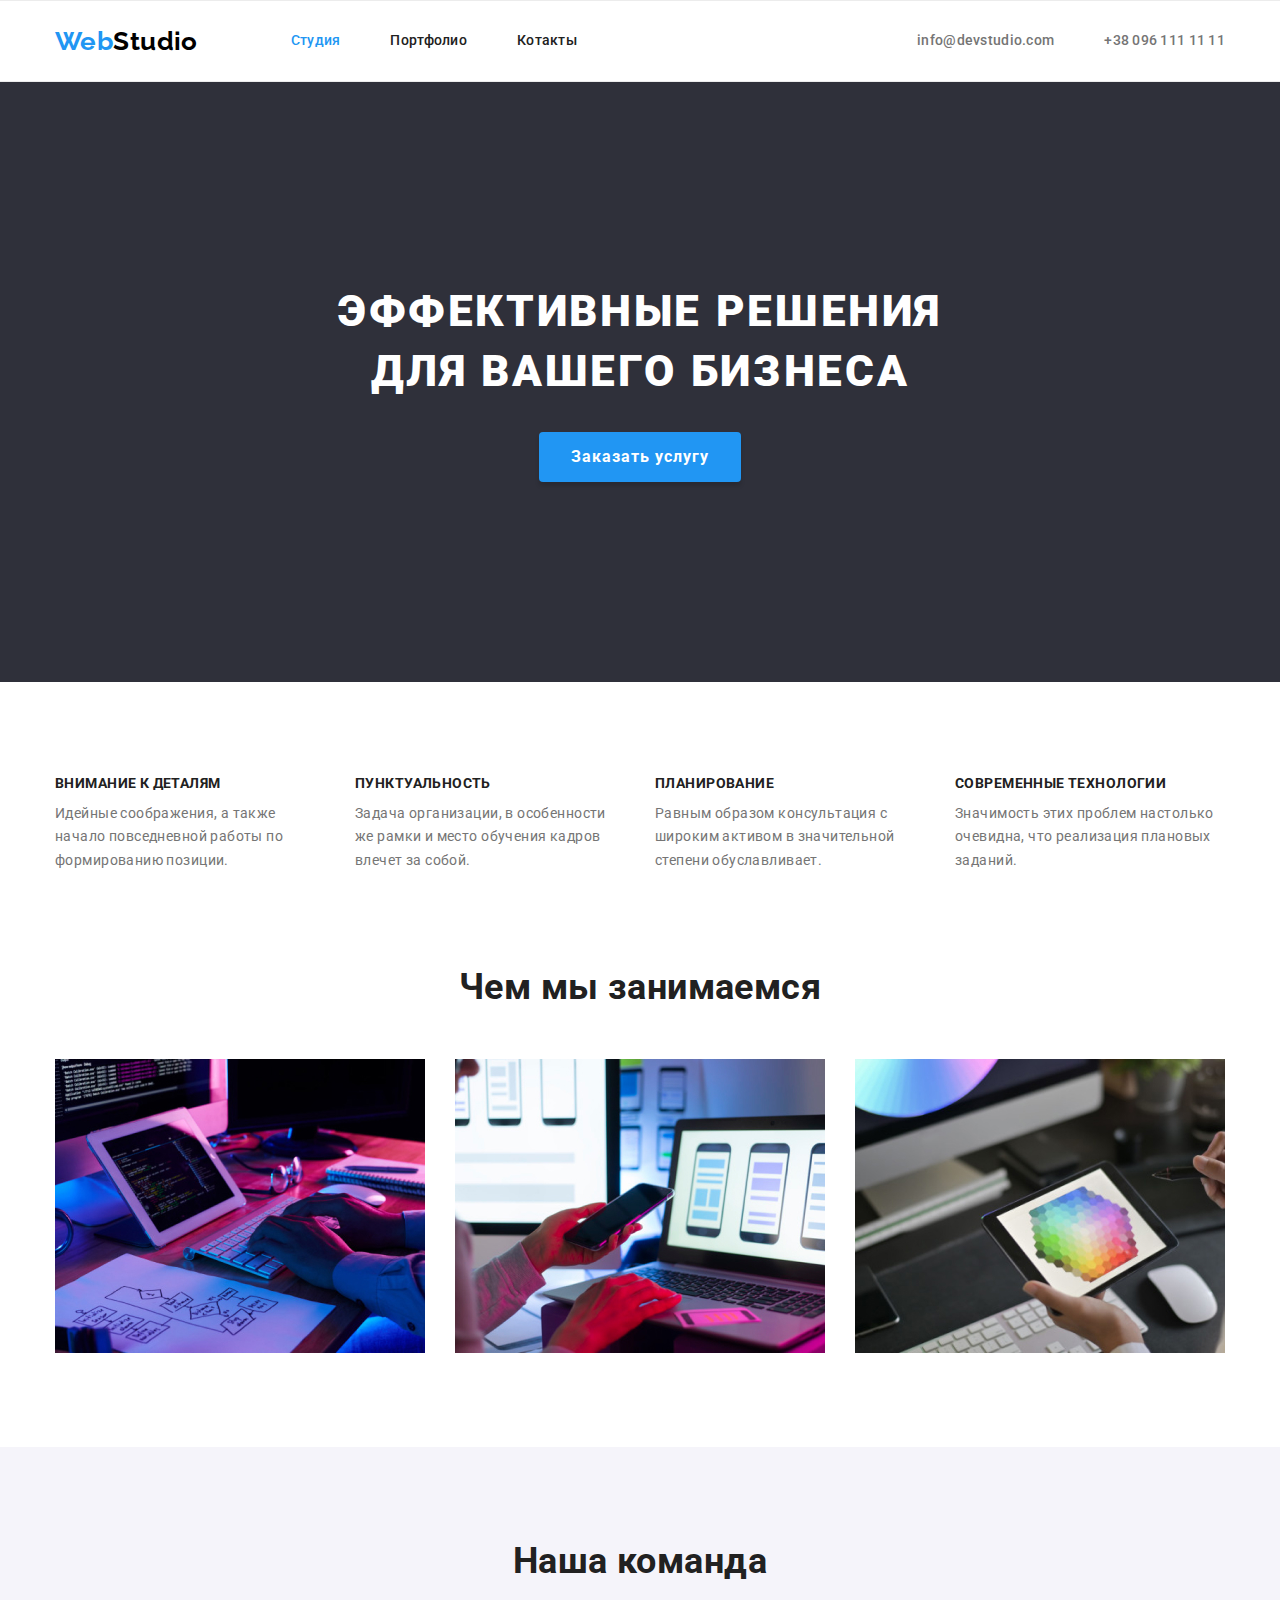
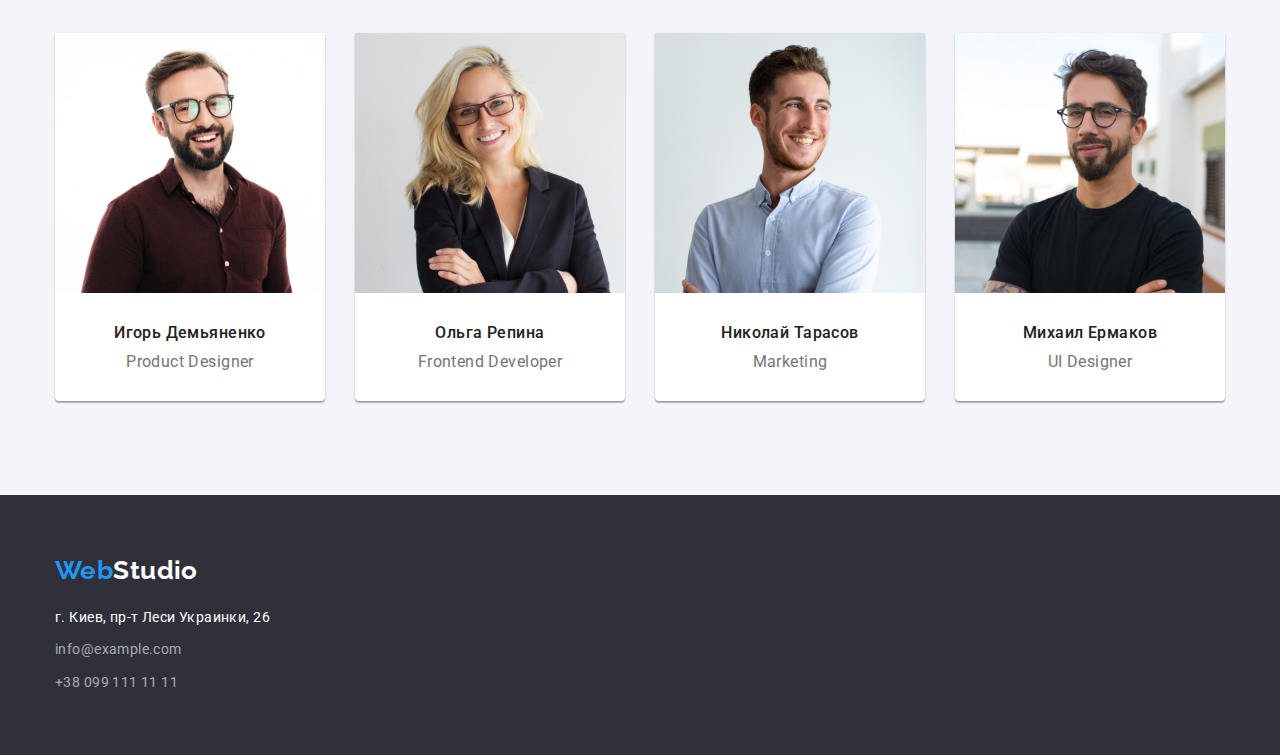
<file: index.html>
<!DOCTYPE html>
<html lang="ru">
  <head>
    <meta charset="UTF-8" />
    <meta http-equiv="X-UA-Compatible" content="IE=edge" />
    <meta name="viewport" content="width=device-width, initial-scale=1.0" />
    <title>Студия</title>
    <link
      href="https://fonts.googleapis.com/css2?family=Raleway:wght@700&family=Roboto:wght@400;500;700;900&display=swap"
      rel="stylesheet"
    />
    <link
      rel="stylesheet"
      href="https://cdnjs.cloudflare.com/ajax/libs/modern-normalize/1.1.0/modern-normalize.min.css"
    />
    <link rel="stylesheet" href="./css/style.css" />
  </head>
  <body>
    <!--! Header -->
    <header class="header">
      <div class="container">
        <div class="header-inner">
          <nav class="main-nav">
            <a href="#" class="header-logo logo"><span>Web</span>Studio</a>
            <ul class="site-nav list">
              <li class="item">
                <a href="./index.html" class="nav-link nav-link--active link">Студия</a>
              </li>
              <li class="item"><a href="./portfolio.html" class="nav-link link">Портфолио</a></li>
              <li class="item"><a href="#" class="nav-link link">Котакты</a></li>
            </ul>
          </nav>
          <ul class="contacts-list list">
            <li class="item">
              <a href="mailto:info@devstudio.com" class="link link-mail">info@devstudio.com</a>
            </li>
            <li class="item">
              <a href="tel:+380961111111" class="link link-phone">+38 096 111 11 11</a>
            </li>
          </ul>
        </div>
      </div>
    </header>
    <main>
      <!--! Герой -->
      <section class="hero">
        <div class="container">
          <h1 class="hero-title">
            Эффективные решения <br />
            для вашего бизнеса
          </h1>
          <a href="#" class="hero-button button link">Заказать услугу</a>
        </div>
      </section>

      <!--! Особенности -->
      <section class="section peculiarities">
        <div class="container">
          <h2 class="section-title visually-hidden">Особенности</h2>
          <ul class="peculiarities-list list">
            <li class="item icon-antenna">
              <h3 class="title">Внимание к деталям</h3>
              <p class="text">
                Идейные соображения, а также начало повседневной работы по формированию позиции.
              </p>
            </li>
            <li class="item icon-clock">
              <h3 class="title">Пунктуальность</h3>
              <p class="text">
                Задача организации, в особенности же рамки и место обучения кадров влечет за собой.
              </p>
            </li>
            <li class="item icon-diagram">
              <h3 class="title">Планирование</h3>
              <p class="text">
                Равным образом консультация с широким активом в значительной степени обуславливает.
              </p>
            </li>
            <li class="item icon-astronaut">
              <h3 class="title">Современные технологии</h3>
              <p class="text">
                Значимость этих проблем настолько очевидна, что реализация плановых заданий.
              </p>
            </li>
          </ul>
        </div>
      </section>

      <!--! Чем мы занимаемся -->
      <section class="section activities">
        <div class="container">
          <h2 class="section-title">Чем мы занимаемся</h2>
          <ul class="activities-list list">
            <li class="item">
              <img src="./images/keyboard.jpg" alt="Руки на клавиатуре" width="370" />
            </li>
            <li class="item"><img src="./images/phone.jpg" alt="Телефон" width="370" /></li>
            <li class="item"><img src="./images/tablet.jpg" alt="Планшет" width="370" /></li>
          </ul>
        </div>
      </section>

      <!--! Наша команда -->
      <section class="section team">
        <div class="container">
          <h2 class="section-title">Наша команда</h2>
          <ul class="team-list list">
            <li class="item">
              <img src="./images/ihor.jpg" alt="Игорь Демьяненко" width="270" />
              <h3 class="title">Игорь Демьяненко</h3>
              <p class="text">Product Designer</p>
            </li>
            <li class="item">
              <img src="./images/olga.jpg" alt="Ольга Репина" width="270" />
              <h3 class="title">Ольга Репина</h3>
              <p class="text">Frontend Developer</p>
            </li>
            <li class="item">
              <img src="./images/nikolay.jpg" alt="Николай Тарасов" width="270" />
              <h3 class="title">Николай Тарасов</h3>
              <p class="text">Marketing</p>
            </li>
            <li class="item">
              <img src="./images/mihail.jpg" alt="Михаил Ермаков" width="270" />
              <h3 class="title">Михаил Ермаков</h3>
              <p class="text">UI Designer</p>
            </li>
          </ul>
        </div>
      </section>
    </main>

    <!--! FOOTER -->
    <footer class="footer">
      <div class="container footer-row">
        <div class="contacts">
			<a href="#" class="footer-logo logo"><span>Web</span>Studio</a>
			<ul class="footer-address list">
			  <li class="item">г. Киев, пр-т Леси Украинки, 26</li>
			  <li class="item">
				<a href="mailto:info@example.com" class="footer-link link">info@example.com</a>
			  </li>
			  <li class="item">
				<a href="tel:+380991111111" class="footer-link link">+38 099 111 11 11</a>
			  </li>
			</ul>
		</div>

		<!-- <div class="follow-us">
			<h2 class="title">
				присоединяйтесь
			</h2>
			<ul class="list-socials list">
				<li class="item">
					<a href="" class="link icon-instagram"></a>
				</li>
				<li class="item">
					<a href="" class="link icon-twitter"></a>
				</li>
				<li class="item">
					<a href="" class="link icon-facebook"></a>
				</li>
				<li class="item">
					<a href="" class="link icon-linkedin"></a>
				</li>
			</ul>
		</div> -->
      </div>
    </footer>
  </body>
</html>
</file>
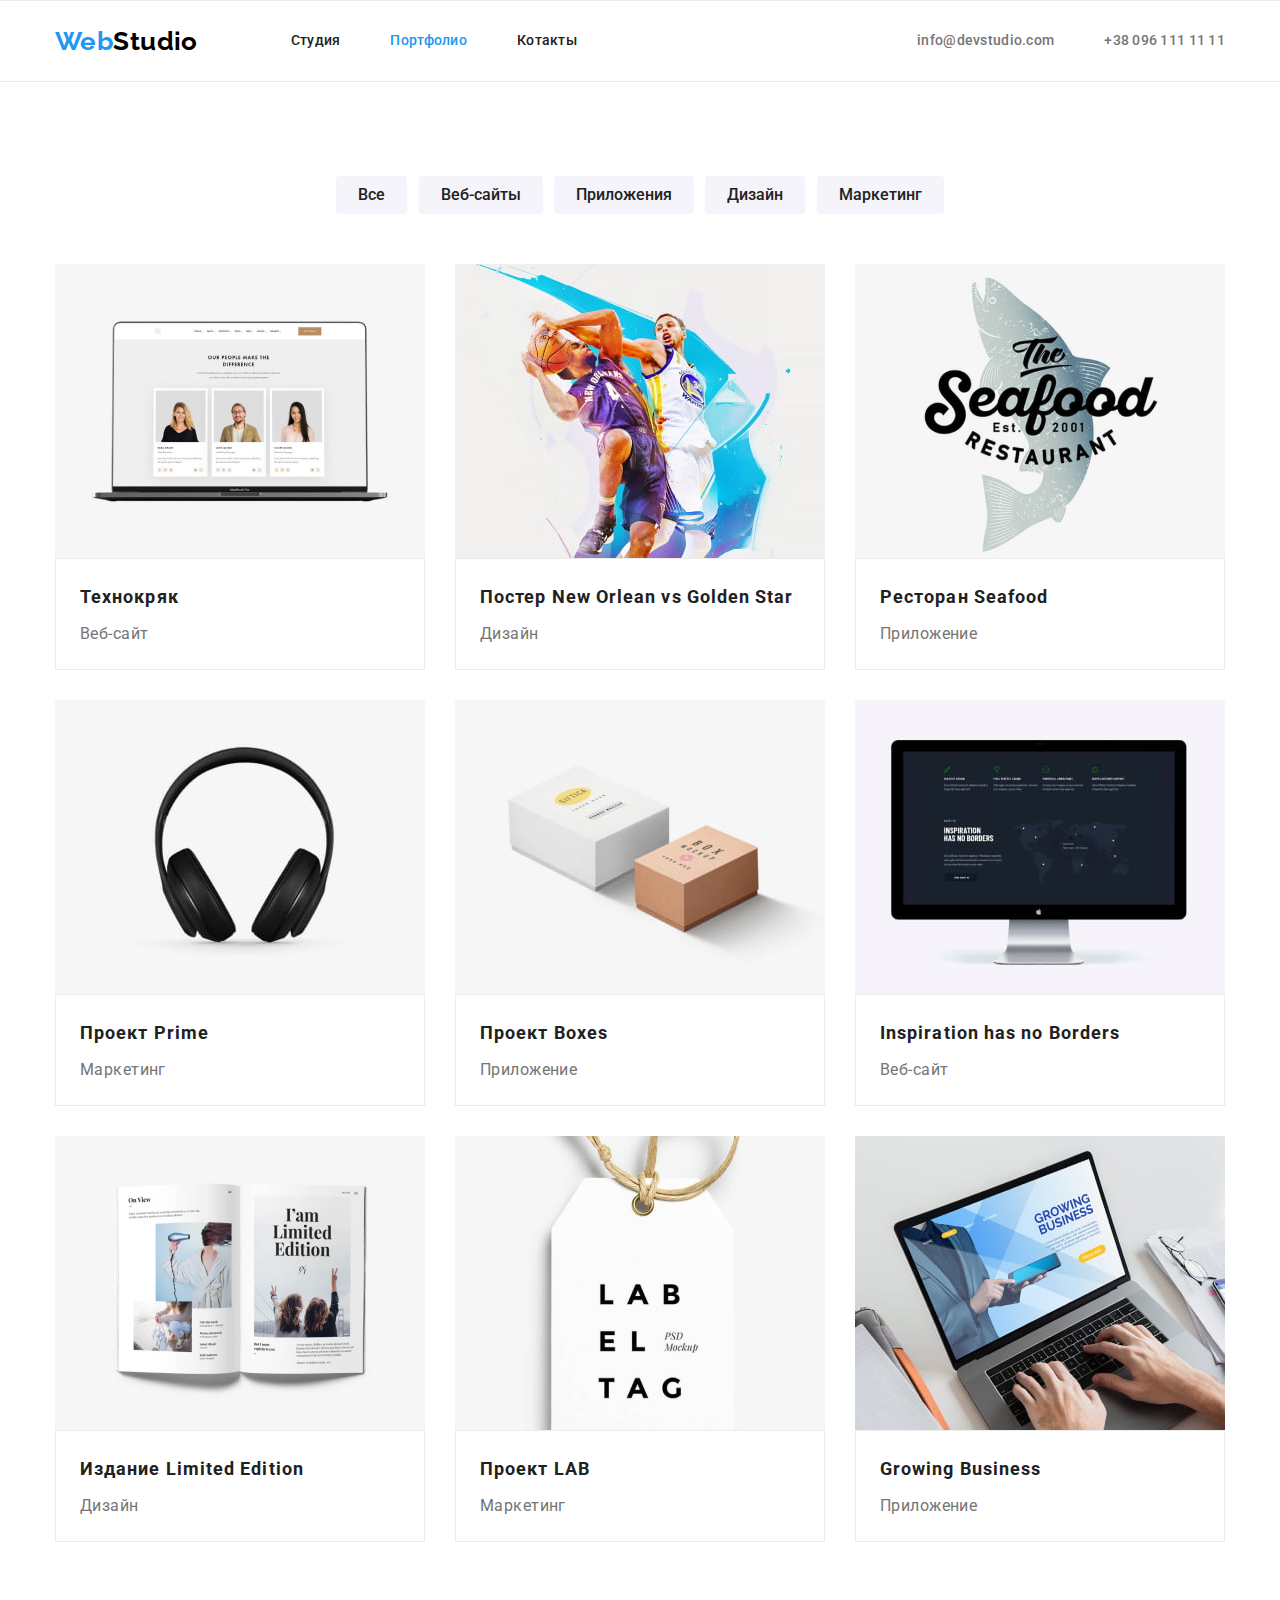
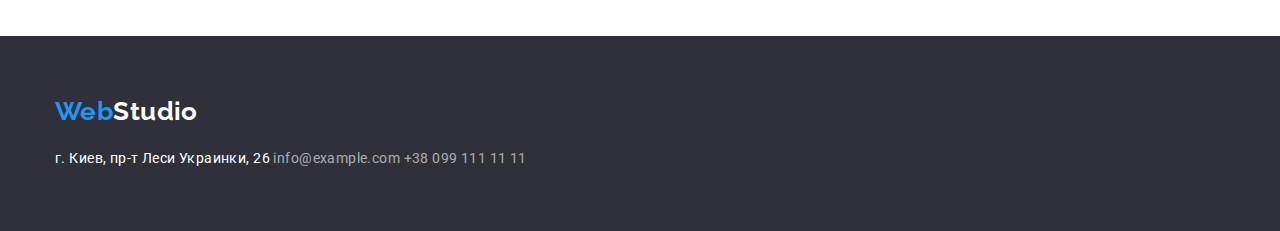
<file: portfolio.html>
<!DOCTYPE html>
<html lang="ru">
  <head>
    <meta charset="UTF-8" />
    <meta http-equiv="X-UA-Compatible" content="IE=edge" />
    <meta name="viewport" content="width=device-width, initial-scale=1.0" />
    <title>Портфолио</title>
    <link
      href="https://fonts.googleapis.com/css2?family=Raleway:wght@700&family=Roboto:wght@400;500;700;900&display=swap"
      rel="stylesheet"
    />
    <link
      rel="stylesheet"
      href="https://cdnjs.cloudflare.com/ajax/libs/modern-normalize/1.1.0/modern-normalize.min.css"
    />
    <link rel="stylesheet" href="./css/style.css" />
  </head>
  <body>
	<!-- HEADER -->
    <header class="header">
      <div class="container">
        <div class="header-inner">
          <nav class="main-nav">
            <a href="#" class="header-logo logo"><span>Web</span>Studio</a>
            <ul class="site-nav list">
              <li class="item">
                <a href="./index.html" class="nav-link link">Студия</a>
              </li>
              <li class="item">
                <a href="./portfolio.html" class="nav-link nav-link--active link">Портфолио</a>
              </li>
              <li class="item"><a href="#" class="nav-link link">Котакты</a></li>
            </ul>
          </nav>
          <ul class="contacts-list list">
            <li class="item">
              <a href="mailto:info@devstudio.com" class="link">info@devstudio.com</a>
            </li>
            <li class="item"><a href="tel:+380961111111" class="link">+38 096 111 11 11</a></li>
          </ul>
        </div>
      </div>
    </header>

    <main>
      <!-- portfolio -->
      <section class="section portfolio">
        <div class="container">
			<h1 class="section-title">Примеры работ</h1>
			<!-- Кнопки-фильтры -->
			<div class="filter">
			  <button type="button" class="radio-button">Все</button>
			  <button type="button" class="radio-button">Веб-сайты</button>
			  <button type="button" class="radio-button">Приложения</button>
			  <button type="button" class="radio-button">Дизайн</button>
			  <button type="button" class="radio-button">Маркетинг</button>
			</div>
			<!-- Примеры работ -->
			<ul class="works-list list">
			  <li class="item">
				<a href="" class="link">
				  <img src="./images/techcrack.jpg" alt="Технокряк Веб-сайт" width="370" />
				  <div class="item-body">
					<h2 class="title">Технокряк</h2>
					<p class="text">Веб-сайт</p>
				  </div>
				</a>
			  </li>
			  <li class="item">
				<a href="" class="link">
				  <img
					src="./images/basketball.jpg"
					alt="Постер New Orlean vs Golden Star"
					width="370"
				  />
				  <div class="item-body">
					<h2 class="title">Постер New Orlean vs Golden Star</h2>
					<p class="text">Дизайн</p>
				  </div>
				</a>
			  </li>
			  <li class="item">
				<a href="" class="link">
				  <img src="./images/seafood.jpg" alt="Ресторан Seafood" width="370" />
				  <div class="item-body">
					<h2 class="title">Ресторан Seafood</h2>
					<p class="text">Приложение</p>
				  </div>
				</a>
			  </li>
			  <li class="item">
				<a href="" class="link">
				  <img src="./images/headphones.jpg" alt="Проект Prime" width="370" />
				  <div class="item-body">
					<h2 class="title">Проект Prime</h2>
					<p class="text">Маркетинг</p>
				  </div>
				</a>
			  </li>
			  <li class="item">
				<a href="" class="link">
				  <img src="./images/boxes.jpg" alt="Проект Boxes" width="370" />
				  <div class="item-body">
					<h2 class="title">Проект Boxes</h2>
					<p class="text">Приложение</p>
				  </div>
				</a>
			  </li>
			  <li class="item">
				<a href="" class="link">
				  <img
					src="./images/inspiration.jpg"
					alt="Inspiration has no Borders web-site"
					width="370"
				  />
				  <div class="item-body">
					<h2 class="title">Inspiration has no Borders</h2>
					<p class="text">Веб-сайт</p>
				  </div>
				</a>
			  </li>
			  <li class="item">
				<a href="" class="link">
				  <img src="./images/limitededition.jpg" alt="Издание Limited Edition" width="370" />
				  <div class="item-body">
					<h2 class="title">Издание Limited Edition</h2>
					<p class="text">Дизайн</p>
				  </div>
				</a>
			  </li>
			  <li class="item">
				<a href="" class="link">
				  <img src="./images/lab.jpg" alt="Проект LAB" width="370" />
				  <div class="item-body">
					<h2 class="title">Проект LAB</h2>
					<p class="text">Маркетинг</p>
				  </div>
				</a>
			  </li>
			  <li class="item">
				<a href="" class="link">
				  <img src="./images/growingbusiness.jpg" alt="Growing Business" width="370" />
				  <div class="item-body">
					<h2 class="title">Growing Business</h2>
					<p class="text">Приложение</p>
				  </div>
				</a>
			  </li>
			</ul>
		</div>
      </section>
    </main>

	<!-- FOOTER -->
    <footer class="footer">
      <div class="container">
        <a href="#" class="footer-logo logo"><span>Web</span>Studio</a>
        <address class="footer-address">
          г. Киев, пр-т Леси Украинки, 26
          <a href="mailto:info@example.com" class="footer-link link">info@example.com</a>
          <a href="tel:+380991111111" class="footer-link link">+38 099 111 11 11</a>
        </address>
      </div>
    </footer>
  </body>
</html>
</file>
<file: css/style.css>
/* 
Основной цвет текста -  #757575
Вторичный цвет текста - #212121
Цвет ссылок - 
акцент - #2196F3
белый - #FFFFFF

 */
:root {
  --primary-text-color: #757575;
  --title-text-color: #212121;

  --accent-color: #2196f3;
  --primary-white-color: #ffffff;
  --dark-bc-color: #2f303a;
  --secondary-bc-color: #f5f4fa;
  --light-gray-color: #ececec;

  --card-set-gap: 30px;
}

body {
  background-color: var(--primary-white-color);
  color: var(--primary-text-color);

  font-family: "Roboto", sans-serif;
  font-size: 14px;
  line-height: 1.14;
  letter-spacing: 0.03em;
}

h1,
h2,
h3,
h4,
h5,
h6,
p,
ul {
  margin: 0;
  padding: 0;
}

/*? УТИЛИТЫ */
.list {
  list-style: none;
}

.link {
  text-decoration: none;
}

.container {
  width: 1200px;
  margin: 0 auto;
  padding: 0 15px;
}

.section {
  padding-top: 94px;
  padding-bottom: 94px;
}

.visually-hidden {
  position: absolute;
  width: 1px;
  height: 1px;
  margin: -1px;
  border: 0;
  padding: 0;
  clip: rect(0 0 0 0);
  overflow: hidden;
}

/*? HEADER */
.header {
  border-top: 1px solid var(--light-gray-color);
  border-bottom: 1px solid var(--light-gray-color);
}

.header-inner {
  display: flex;
  align-items: center;
  justify-content: space-between;
}

.main-nav {
  display: flex;
  align-items: center;
}

.header-logo {
  margin-right: 93px;
}

/*? LOGO */
.logo {
  color: #000000;

  font-family: "Raleway", sans-serif;
  font-weight: 700;
  font-size: 26px;
  line-height: 1.19;
  text-decoration: none;

  display: inline-block;
}

.logo > span {
  color: var(--accent-color);
}

/* Site-nav */
.site-nav {
  display: flex;
}

.site-nav > .item:not(:last-child),
.contacts-list > .item:not(:last-child) {
  margin-right: 50px;
}

.nav-link {
  color: var(--title-text-color);

  font-weight: 500;
  letter-spacing: 0.02em;

  display: block;
  padding: 32px 0;
}

.nav-link--active {
  color: var(--accent-color);
}

/* contacts-nav */
.contacts-list {
  display: flex;
}

.contacts-list .link {
  color: inherit;

  font-weight: 500;
  letter-spacing: 0.02em;

  display: inline-flex;
  align-items: center;
  padding: 32px 0;
}

/* .contacts-list .link::before {
	content: '';

	background-size: contain;
	background-repeat: no-repeat;

	margin-right: 10px;
}

.link-mail::before {
	background-image: url(../images/icon-mail.svg);
	
	width: 16px;
	height: 12px;
}

.link-phone::before {
	background-image: url(../images/icon-smartphone.svg);

	width: 10px;
	height: 16px;
} */

.contacts-list .link:hover,
.site-nav .link:hover,
.contacts-list .link:focus,
.site-nav .link:focus {
  color: var(--accent-color);
}

/*? HERO */
.hero {
  background-color: var(--dark-bc-color);

  text-align: center;

  padding-top: 200px;
  padding-bottom: 200px;
}

.hero-title {
  color: var(--primary-white-color);

  font-weight: 900;
  font-size: 44px;
  line-height: 1.36;
  text-align: center;
  letter-spacing: 0.06em;
  text-transform: uppercase;

  margin-bottom: 30px;
}

/*? BUTTON */
.button {
  color: var(--primary-white-color);
  background-color: var(--accent-color);
  box-shadow: 0px 4px 4px rgba(0, 0, 0, 0.15);
  border-radius: 4px;

  font-weight: 700;
  font-size: 16px;
  line-height: 1.88;
  letter-spacing: 0.06em;

  display: inline-block;
  padding: 10px 32px;
}

/*? section */
.section-title {
  color: var(--title-text-color);

  font-weight: 700;
  font-size: 36px;
  line-height: 1.16;
  text-align: center;
}

/*? Особенности */
.peculiarities-list {
  display: flex;
  flex-wrap: wrap;
  gap: var(--card-set-gap);
}

.peculiarities-list > .item {
  width: calc((100% - 3 * var(--card-set-gap)) / 4);
  /* width: 270px; */
  /* margin-right: 30px; */
}

/* .peculiarities-list > .item::before {
	content: '';

	background-color: var(--secondary-bc-color);
	background-repeat: no-repeat;
	background-position: center;
	background-size: 70px;
	border-radius: 4px;

	display: block;
	height: 120px;
	margin-bottom: 30px;
}

.icon-antenna::before {
	background-image: url(../images/antenna.svg);
}

.icon-clock::before {
	background-image: url(../images/clock.svg);
}

.icon-diagram::before {
	background-image: url(../images/diagram.svg);
}

.icon-astronaut::before {
	background-image: url(../images/astronaut.svg);
} */

.peculiarities-list .title {
  color: var(--title-text-color);

  font-size: inherit;
  font-weight: 700;
  text-transform: uppercase;

  margin-bottom: 10px;
}

.peculiarities-list .text {
  line-height: 1.7;
}

/*? ЧЕМ МЫ ЗАНИМАЕМСЯ */
.section.activities {
  padding-top: 0;
}

.activities .section-title {
  margin-bottom: 50px;
}

/* Список активностей */
.activities-list {
  display: flex;
  gap: var(--card-set-gap);
}

.activities-list > .item {
  width: calc((100% - 2 * var(--card-set-gap)) / 3);
}

.activities-list img {
  display: block;
}

/*? Наша команда */
.section.team {
  background-color: var(--secondary-bc-color);
}

.team .section-title {
  margin-bottom: 50px;
}
/* Список команды */
.team-list {
  display: flex;
  gap: var(--card-set-gap);
}

.team-list > .item {
  background-color: var(--primary-white-color);
  box-shadow: 0px 1px 3px rgba(0, 0, 0, 0.12), 0px 1px 1px rgba(0, 0, 0, 0.14),
    0px 2px 1px rgba(0, 0, 0, 0.2);
  border-bottom-right-radius: 4px;
  border-bottom-left-radius: 4px;

  width: calc((100% - 3 * var(--card-set-gap)) / 4);
  padding-bottom: 30px;
}

.team-list img {
  display: block;
  /* max-width: 100%;
  height: auto; */
}

.team-list .title {
  color: var(--title-text-color);

  font-weight: 500;
  font-size: 16px;
  line-height: 1.19;
  text-align: center;

  margin-top: 30px;
  margin-bottom: 10px;
}

.team-list .text {
  font-size: 16px;
  line-height: 1.19;
  text-align: center;
}

/*? FOOTER */
.footer {
  background-color: var(--dark-bc-color);

  padding-top: 60px;
  padding-bottom: 60px;
}

.footer-row {
  display: flex;
}

.footer-logo {
  color: var(--primary-white-color);

  margin-bottom: 20px;
}

/* Contacts */
.contacts {
  /* margin-right: 70px; */
}

.footer-address {
  color: var(--primary-white-color);

  font-style: normal;
  line-height: 1.7;
}

.footer-address > .item:not(:last-child) {
  margin-bottom: 9px;
}

.footer-link {
  color: rgba(255, 255, 255, 0.6);

  line-height: 1.7;
}

.footer-link:hover,
.footer-link:focus {
  color: var(--accent-color);
}

/* Follow us */
/* .follow-us > .title {
  margin-bottom: 20px;
}

.list-socials {
  display: flex;
}

.list-socials > .item:not(:last-child) {
  margin-right: 10px;
}

.list-socials .link {
  background-color: rgba(255, 255, 255, 0.1);
  background-repeat: no-repeat;
  background-size: 20px;
  background-position: center;
  border-radius: 50%;

  display: inline-block;
  width: 44px;
  height: 44px;
}

.list-socials .icon-instagram {
  background-image: url(../images/instagram-footer.svg);
}

.list-socials .icon-twitter {
  background-image: url(../images/twitter-footer.svg);
}
.list-socials .icon-facebook {
  background-image: url(../images/facebook-footer.svg);
}
.list-socials .icon-linkedin {
  background-image: url(../images/linkedin-footer.svg);
}

.list-socials .link:hover,
.list-socials .link:focus {
  background-color: var(--accent-color);
} */

/*!  PORTFOLIO */
.portfolio .section-title {
  display: none;
}

/*? filter */
.filter {
  text-align: center;

  margin-bottom: 50px;
}

.filter .radio-button {
  color: var(--title-text-color);
  background-color: var(--secondary-bc-color);
  border: none;
  border-radius: 4px;

  font-family: inherit;
  font-weight: 500;
  font-size: 16px;
  line-height: 1.62;
  cursor: pointer;

  display: inline-block;
  padding: 6px 22px;
}

.filter .radio-button:not(:last-child) {
  margin-right: 8px;
}

.filter .radio-button:hover,
.filter .radio-button:focus {
  color: var(--primary-white-color);
  background-color: var(--accent-color);
}

/*? Примеры работ */
.works-list {
  display: flex;
  flex-wrap: wrap;
  gap: var(--card-set-gap);
}

.works-list > .item {
  flex-basis: calc((100% - 2 * var(--card-set-gap)) / 3);
}

.works-list img {
  display: block;
}

.item-body {
  border: 1px solid var(--light-gray-color);

  padding: 20px 24px;
}

.works-list .title {
  color: var(--title-text-color);

  font-weight: 700;
  font-size: 18px;
  line-height: 2;
  letter-spacing: 0.06em;

  margin-bottom: 4px;
}

.works-list .text {
  color: var(--primary-text-color);

  font-size: 16px;
  line-height: 1.88;
}
</file>
